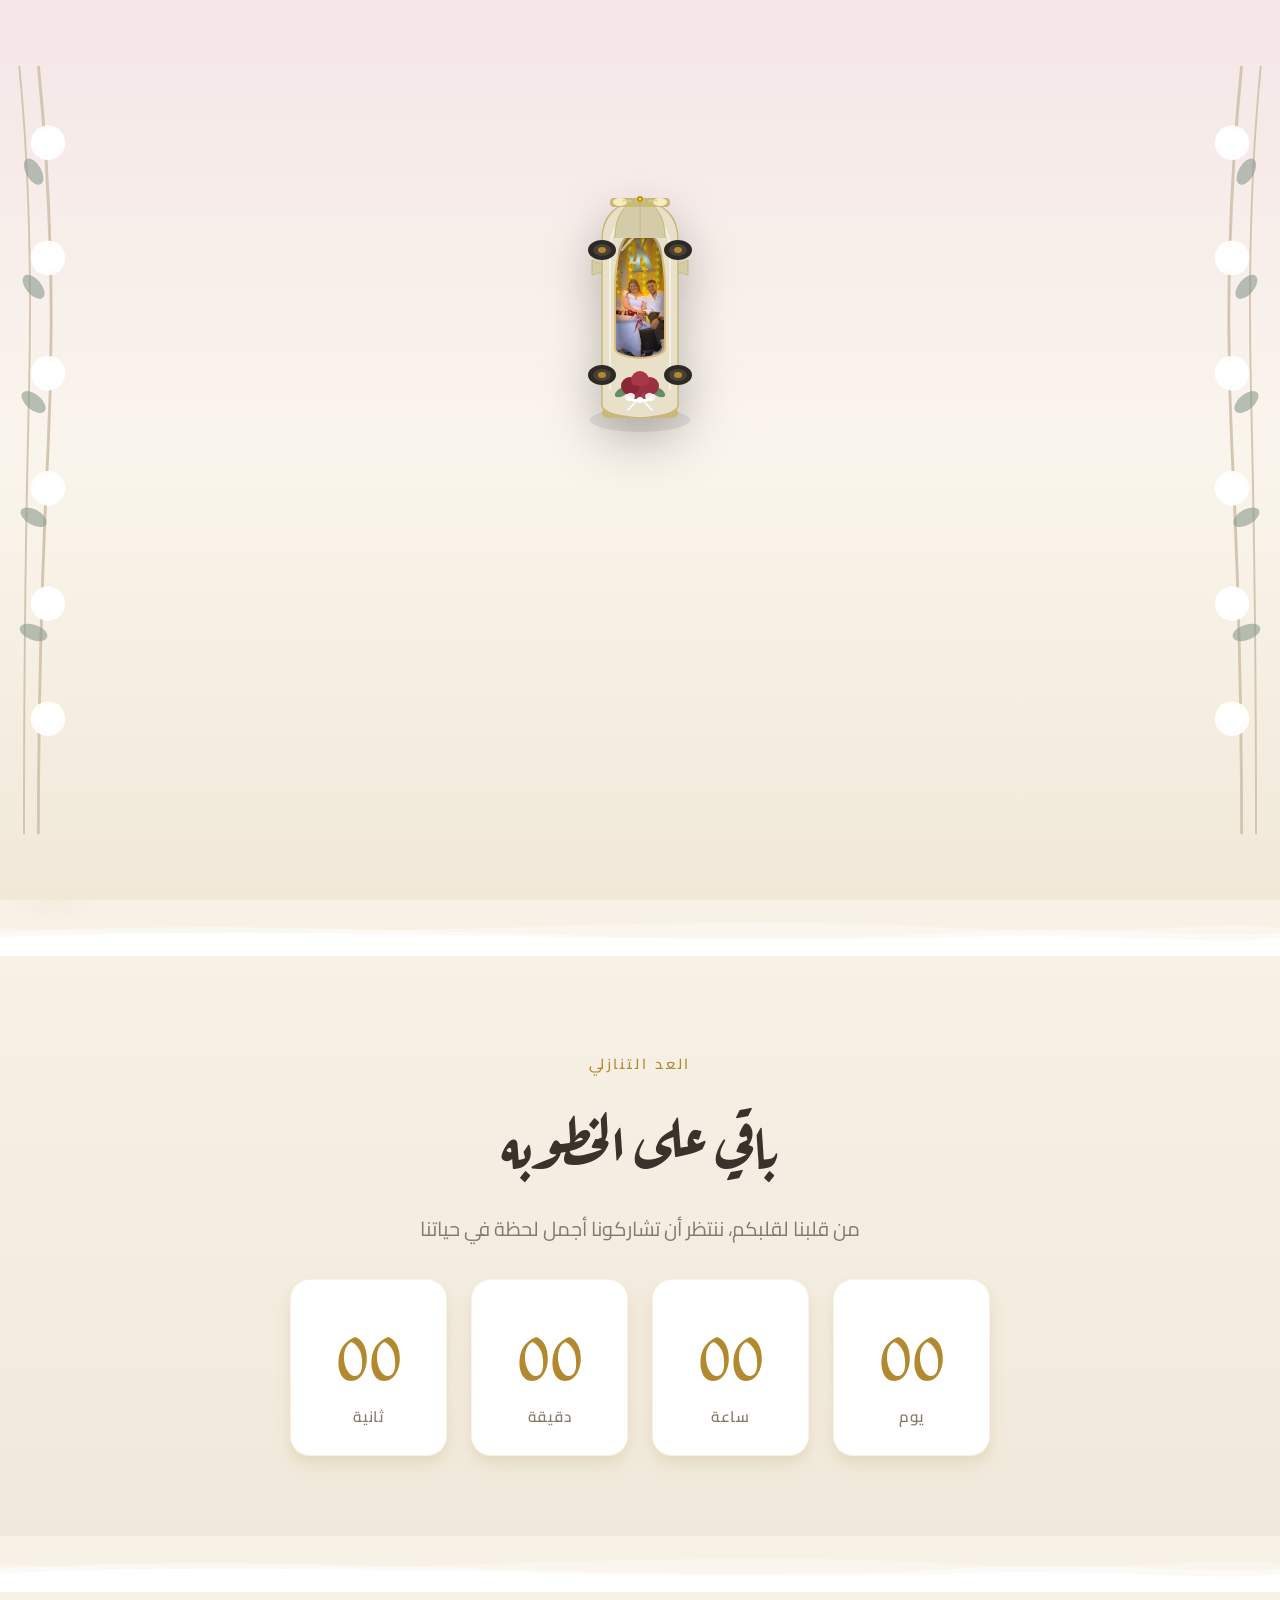
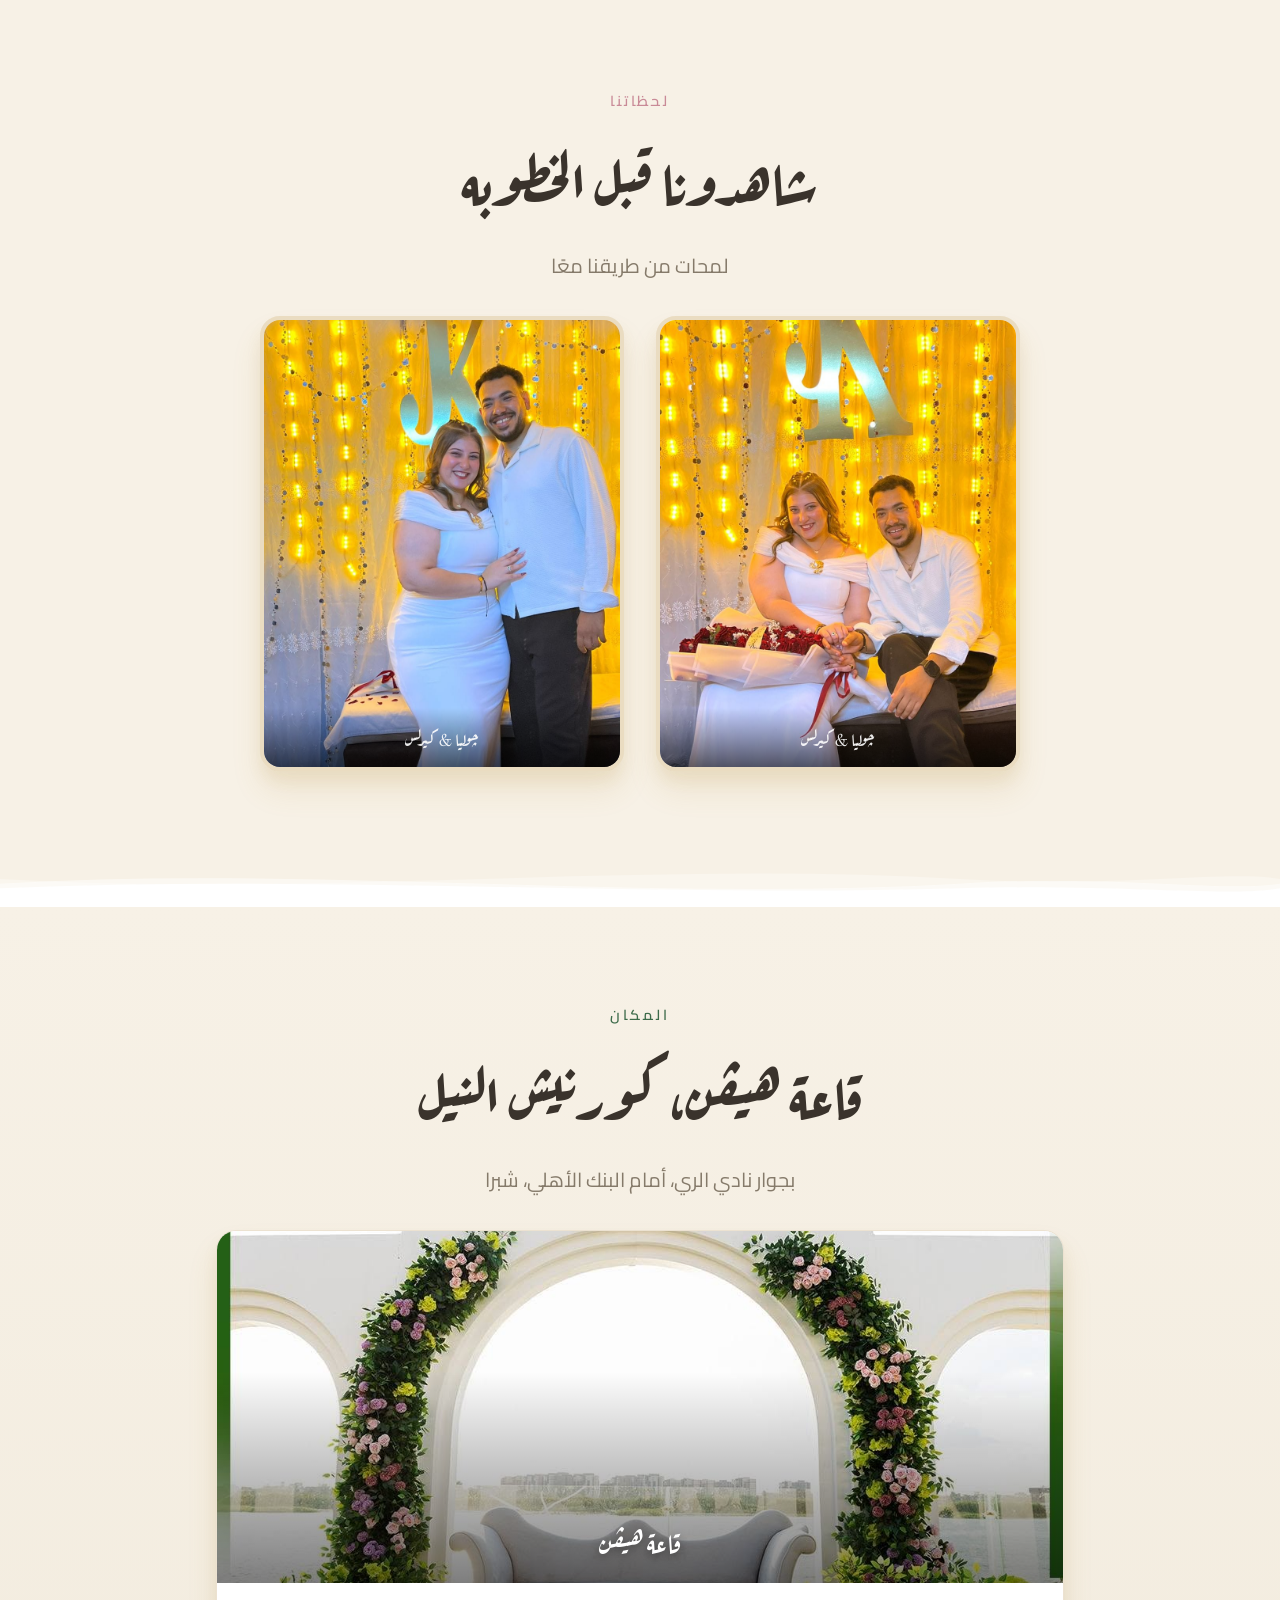
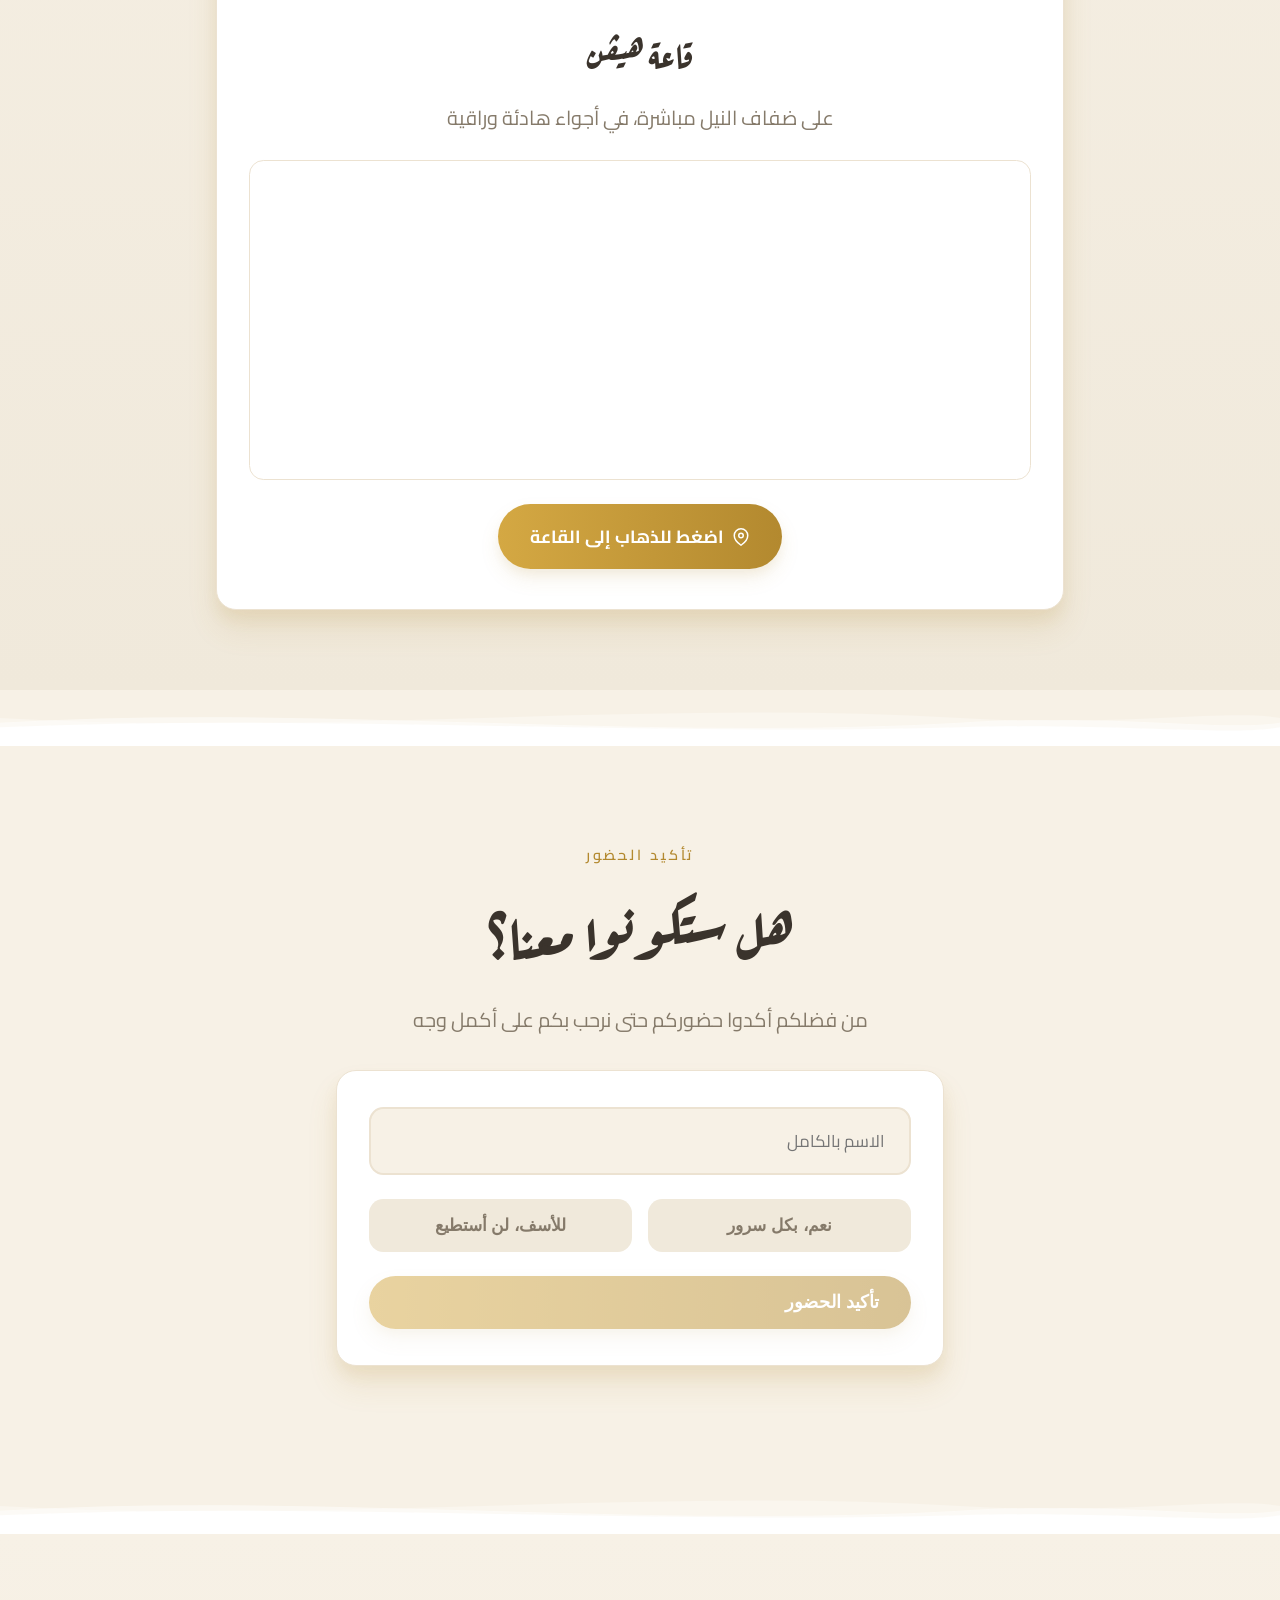
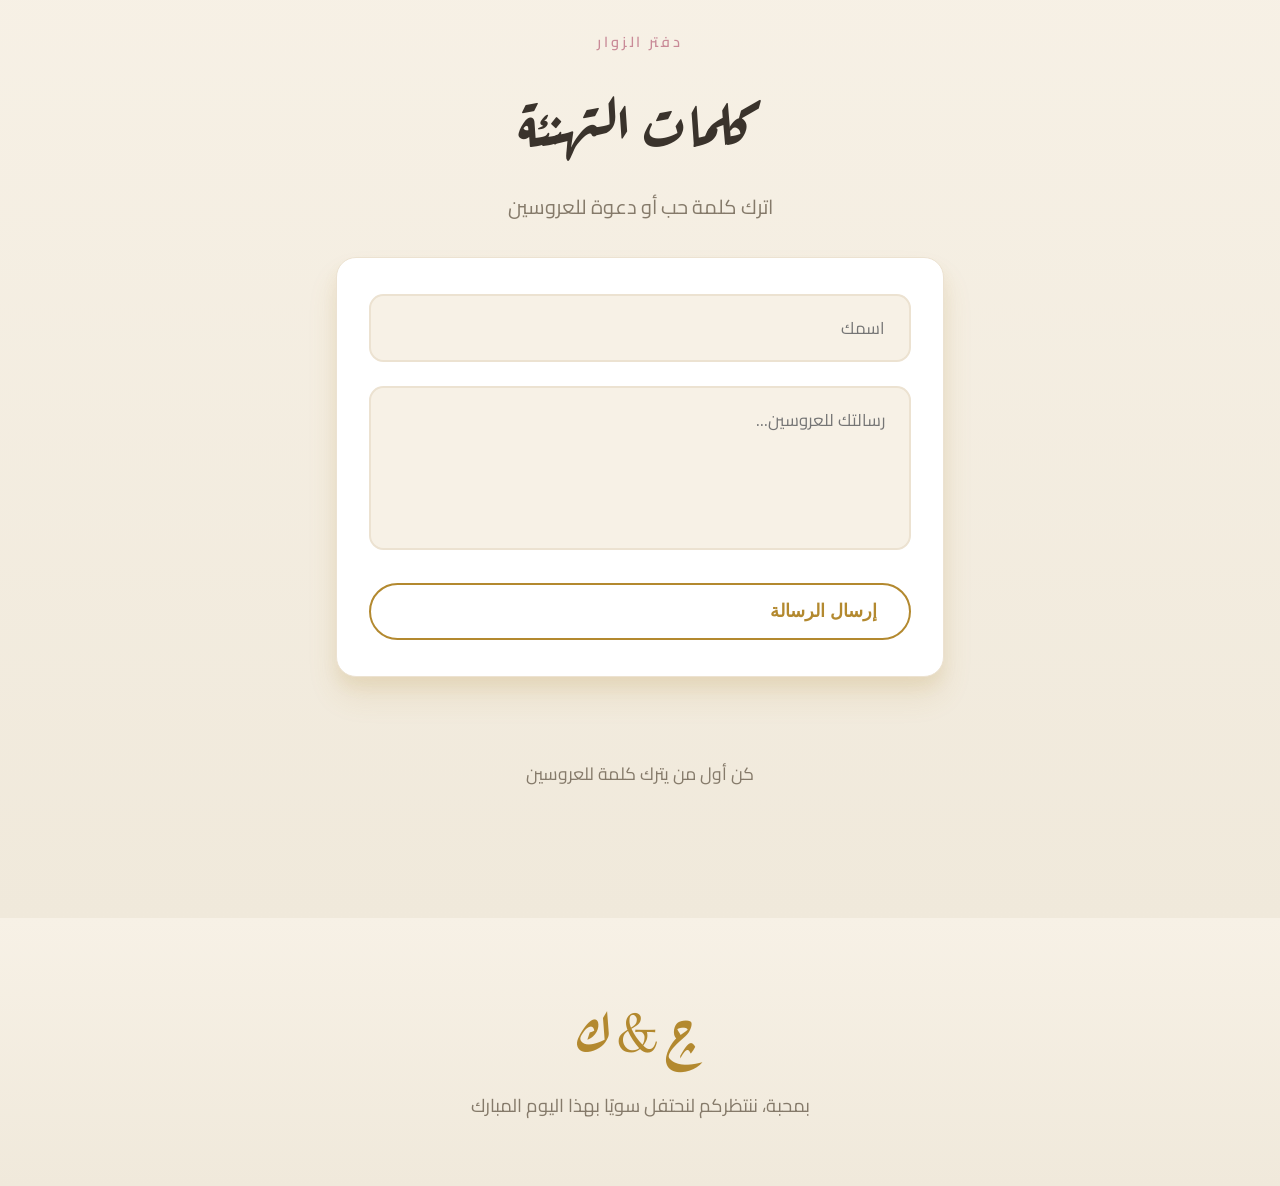
<file: index.html>
<!DOCTYPE html>
<html lang="ar" dir="rtl">
<head>
<meta charset="UTF-8">
<meta name="viewport" content="width=device-width, initial-scale=1.0">
<title>چوليا &amp; كيرلس - دعوة زفاف</title>
<link rel="stylesheet" href="style.css">
</head>
<body>

<!-- ===== Intro animation ===== -->
<div class="intro" id="intro">
  <div id="petals"></div>

  <div class="intro-arch left">
    <svg viewBox="0 0 200 800" preserveAspectRatio="xMinYMid meet">
      <path d="M 160 0 Q 140 200 150 400 T 160 800" fill="none" stroke="#d4c5b0" stroke-width="3"/>
      <path d="M 180 0 Q 165 150 170 350 T 175 800" fill="none" stroke="#d4c5b0" stroke-width="2"/>
      <g fill="#ffffff">
        <circle cx="150" cy="80" r="18" opacity="0.95"/><circle cx="150" cy="80" r="12" opacity="0.9"/>
        <circle cx="150" cy="200" r="18" opacity="0.95"/><circle cx="150" cy="200" r="12" opacity="0.9"/>
        <circle cx="150" cy="320" r="18" opacity="0.95"/><circle cx="150" cy="320" r="12" opacity="0.9"/>
        <circle cx="150" cy="440" r="18" opacity="0.95"/><circle cx="150" cy="440" r="12" opacity="0.9"/>
        <circle cx="150" cy="560" r="18" opacity="0.95"/><circle cx="150" cy="560" r="12" opacity="0.9"/>
        <circle cx="150" cy="680" r="18" opacity="0.95"/><circle cx="150" cy="680" r="12" opacity="0.9"/>
      </g>
      <g fill="#8a9a8e" opacity="0.6">
        <ellipse cx="165" cy="110" rx="8" ry="15" transform="rotate(30 165 110)"/>
        <ellipse cx="165" cy="230" rx="8" ry="15" transform="rotate(40 165 230)"/>
        <ellipse cx="165" cy="350" rx="8" ry="15" transform="rotate(50 165 350)"/>
        <ellipse cx="165" cy="470" rx="8" ry="15" transform="rotate(60 165 470)"/>
        <ellipse cx="165" cy="590" rx="8" ry="15" transform="rotate(70 165 590)"/>
      </g>
    </svg>
  </div>

  <div class="intro-arch right">
    <svg viewBox="0 0 200 800" preserveAspectRatio="xMaxYMid meet">
      <path d="M 40 0 Q 60 200 50 400 T 40 800" fill="none" stroke="#d4c5b0" stroke-width="3"/>
      <path d="M 20 0 Q 35 150 30 350 T 25 800" fill="none" stroke="#d4c5b0" stroke-width="2"/>
      <g fill="#ffffff">
        <circle cx="50" cy="80" r="18" opacity="0.95"/><circle cx="50" cy="80" r="12" opacity="0.9"/>
        <circle cx="50" cy="200" r="18" opacity="0.95"/><circle cx="50" cy="200" r="12" opacity="0.9"/>
        <circle cx="50" cy="320" r="18" opacity="0.95"/><circle cx="50" cy="320" r="12" opacity="0.9"/>
        <circle cx="50" cy="440" r="18" opacity="0.95"/><circle cx="50" cy="440" r="12" opacity="0.9"/>
        <circle cx="50" cy="560" r="18" opacity="0.95"/><circle cx="50" cy="560" r="12" opacity="0.9"/>
        <circle cx="50" cy="680" r="18" opacity="0.95"/><circle cx="50" cy="680" r="12" opacity="0.9"/>
      </g>
      <g fill="#8a9a8e" opacity="0.6">
        <ellipse cx="35" cy="110" rx="8" ry="15" transform="rotate(-30 35 110)"/>
        <ellipse cx="35" cy="230" rx="8" ry="15" transform="rotate(-40 35 230)"/>
        <ellipse cx="35" cy="350" rx="8" ry="15" transform="rotate(-50 35 350)"/>
        <ellipse cx="35" cy="470" rx="8" ry="15" transform="rotate(-60 35 470)"/>
        <ellipse cx="35" cy="590" rx="8" ry="15" transform="rotate(-70 35 590)"/>
      </g>
    </svg>
  </div>

  <div class="intro-car" id="intro-car">
    <svg viewBox="0 0 180 300">
      <defs>
        <clipPath id="car-photo-clip">
          <path d="M65,198 L65,142 Q65,82 90,79 Q115,82 115,142 L115,198 Q115,206 90,208 Q65,206 65,198 Z"/>
        </clipPath>
        <radialGradient id="photo-vignette" cx="50%" cy="50%" r="50%">
          <stop offset="60%" stop-color="transparent"/>
          <stop offset="100%" stop-color="rgba(0,0,0,0.35)"/>
        </radialGradient>
      </defs>
      <ellipse cx="90" cy="270" rx="50" ry="12" fill="rgba(0,0,0,0.08)"/>
      <rect x="52" y="258" width="76" height="10" rx="5" fill="#c8b87a"/>
      <path d="M52,255 L52,90 Q52,55 90,50 Q128,55 128,90 L128,255 Q128,265 90,268 Q52,265 52,255 Z" fill="#e8e0c8" stroke="#c8b87a" stroke-width="1.5"/>
      <path d="M60,240 L60,100 Q60,68 90,64 Q120,68 120,100 L120,240" fill="none" stroke="rgba(255,255,255,0.5)" stroke-width="2"/>
      <path d="M65,198 L65,142 Q65,82 90,79 Q115,82 115,142 L115,198 Q115,206 90,208 Q65,206 65,198 Z" fill="#b3892f" stroke="#d8bd7f" stroke-width="1.5"/>
      <image href="assets/photo1.jpg" x="65" y="79" width="50" height="129" preserveAspectRatio="xMidYMid slice" clip-path="url(#car-photo-clip)"/>
      <path d="M65,198 L65,142 Q65,82 90,79 Q115,82 115,142 L115,198 Q115,206 90,208 Q65,206 65,198 Z" fill="url(#photo-vignette)"/>
      <path d="M65,198 L65,142 Q65,82 90,79 Q115,82 115,142 L115,198 Q115,206 90,208 Q65,206 65,198 Z" fill="none" stroke="#d8bd7f" stroke-width="2"/>
      <path d="M68,140 L68,105 Q68,84 90,82 Q112,84 112,105 L112,140 Z" fill="#2a3a4a" opacity="0.2"/>
      <path d="M72,100 Q84,85 90,84" fill="none" stroke="rgba(255,255,255,0.55)" stroke-width="2.5" stroke-linecap="round"/>
      <path d="M68,195 L68,170 L112,170 L112,195 Q112,205 90,207 Q68,205 68,195 Z" fill="#2a3a4a" opacity="0.15"/>
      <path d="M65,88 Q65,55 90,50 Q115,55 115,88" fill="#d4cca8" stroke="#c8b87a" stroke-width="1"/>
      <line x1="90" y1="52" x2="90" y2="88" stroke="#c0b080" stroke-width="1" opacity="0.6"/>
      <rect x="60" y="48" width="60" height="9" rx="4" fill="#c8b87a"/>
      <ellipse cx="70" cy="52" rx="7" ry="4" fill="#fef3c7" opacity="0.9"/>
      <ellipse cx="110" cy="52" rx="7" ry="4" fill="#fef3c7" opacity="0.9"/>
      <path d="M52,115 L42,110 L42,125 L52,122 Z" fill="#d4cca8" stroke="#c8b87a" stroke-width="1"/>
      <path d="M128,115 L138,110 L138,125 L128,122 Z" fill="#d4cca8" stroke="#c8b87a" stroke-width="1"/>
      <ellipse cx="52" cy="100" rx="14" ry="10" fill="#2d2926"/><ellipse cx="52" cy="100" rx="9" ry="6" fill="#4a4035"/><ellipse cx="52" cy="100" rx="4" ry="3" fill="#b3892f"/>
      <ellipse cx="128" cy="100" rx="14" ry="10" fill="#2d2926"/><ellipse cx="128" cy="100" rx="9" ry="6" fill="#4a4035"/><ellipse cx="128" cy="100" rx="4" ry="3" fill="#b3892f"/>
      <ellipse cx="52" cy="225" rx="14" ry="10" fill="#2d2926"/><ellipse cx="52" cy="225" rx="9" ry="6" fill="#4a4035"/><ellipse cx="52" cy="225" rx="4" ry="3" fill="#b3892f"/>
      <ellipse cx="128" cy="225" rx="14" ry="10" fill="#2d2926"/><ellipse cx="128" cy="225" rx="9" ry="6" fill="#4a4035"/><ellipse cx="128" cy="225" rx="4" ry="3" fill="#b3892f"/>
      <g transform="translate(90, 238)">
        <ellipse cx="-18" cy="4" rx="8" ry="4" fill="#4a7c59" transform="rotate(-30 -18 4)" opacity="0.85"/>
        <ellipse cx="18" cy="4" rx="8" ry="4" fill="#4a7c59" transform="rotate(30 18 4)" opacity="0.85"/>
        <ellipse cx="0" cy="-2" rx="5" ry="9" fill="#3d6b4a" opacity="0.8"/>
        <circle cx="-10" cy="-2" r="9" fill="#8b2635"/><circle cx="10" cy="-2" r="9" fill="#9b3040"/><circle cx="0" cy="-8" r="9" fill="#a83848"/>
        <circle cx="-5" cy="4" r="7" fill="#8b2635" opacity="0.9"/><circle cx="5" cy="4" r="7" fill="#9b3040" opacity="0.9"/>
        <path d="M-14,8 Q-7,14 0,12 Q7,14 14,8" fill="none" stroke="#fff" stroke-width="2.5" stroke-linecap="round"/>
        <ellipse cx="-10" cy="9" rx="5" ry="4" fill="white" opacity="0.9" transform="rotate(-20 -10 9)"/>
        <ellipse cx="10" cy="9" rx="5" ry="4" fill="white" opacity="0.9" transform="rotate(20 10 9)"/>
        <circle cx="0" cy="12" r="3" fill="white"/>
        <path d="M-3,12 Q-8,18 -12,22" fill="none" stroke="white" stroke-width="1.5" stroke-linecap="round"/>
        <path d="M3,12 Q8,18 12,22" fill="none" stroke="white" stroke-width="1.5" stroke-linecap="round"/>
      </g>
      <line x1="72" y1="51" x2="82" y2="51" stroke="#e0d080" stroke-width="1.5" opacity="0.8"/>
      <line x1="86" y1="51" x2="94" y2="51" stroke="#e0d080" stroke-width="1.5" opacity="0.8"/>
      <line x1="98" y1="51" x2="108" y2="51" stroke="#e0d080" stroke-width="1.5" opacity="0.8"/>
      <circle cx="90" cy="49" r="3" fill="#b3892f"/><circle cx="90" cy="49" r="1.5" fill="#ffd700"/>
    </svg>
  </div>
</div>

<!-- ===== Music button ===== -->
<button class="music-btn" id="music-btn" title="تشغيل الموسيقى">
  <div class="eq"><span></span><span></span><span></span></div>
</button>

<!-- ===== Hero ===== -->
<section class="hero">
  <div class="hero-inner">
    <p class="hero-kicker">بمشيئة الرب نُتم فرحنا</p>
    <div class="monogram">
      <svg viewBox="0 0 200 200">
        <circle cx="100" cy="100" r="85" fill="none" stroke="#b3892f" stroke-width="2" opacity="0.3"/>
        <circle cx="100" cy="100" r="75" fill="none" stroke="#b3892f" stroke-width="3"/>
        <text x="100" y="115" text-anchor="middle" class="font-display" style="font-size:3rem; fill:#b3892f;">چ &amp; ك</text>
      </svg>
    </div>
    <h1 class="hero-names">چوليا سامي<span class="amp">&amp;</span>كيرلس چورچ</h1>
    <p class="hero-en">Julia Sami &amp; Kerlos George</p>
    <div class="hero-date">
      <svg width="20" height="20" viewBox="0 0 24 24" fill="none" stroke="currentColor" stroke-width="2"><rect x="3" y="4" width="18" height="18" rx="2"/><line x1="16" y1="2" x2="16" y2="6"/><line x1="8" y1="2" x2="8" y2="6"/><line x1="3" y1="10" x2="21" y2="10"/></svg>
      <span style="font-weight:600;">الأحد، ٨ نوفمبر ٢٠٢٦</span>
     <br> <span style="font-weight:600;">في تمام الساعه 7 مساءً</span>
    </div>
    <div class="scroll-hint">
      <div class="line"></div>
      <div style="font-size:0.9rem;">انزل للأسفل</div>
    </div>
  </div>
</section>

<div class="wave"><svg viewBox="0 0 1200 120" preserveAspectRatio="none">
  <path d="M0,60 C300,100 600,20 900,60 C1050,80 1150,40 1200,60 L1200,120 L0,120 Z" fill="#ffffff" opacity="0.3"/>
  <path d="M0,70 C300,30 600,110 900,70 C1050,50 1150,90 1200,70 L1200,120 L0,120 Z" fill="#ffffff" opacity="0.5"/>
  <path d="M0,80 C300,50 600,100 900,80 C1050,70 1150,100 1200,80 L1200,120 L0,120 Z" fill="#ffffff"/>
</svg></div>

<!-- ===== Countdown ===== -->
<section class="section section-alt reveal">
  <div class="container center">
    <p class="eyebrow eyebrow-primary">العد التنازلي</p>
    <h2 class="title">باقي على الخطوبه</h2>
    <p class="subtitle">من قلبنا لقلبكم، ننتظر أن تشاركونا أجمل لحظة في حياتنا</p>
    <div class="countdown-grid">
      <div class="time-card"><div class="value" id="cd-days">00</div><div class="label">يوم</div></div>
      <div class="time-card"><div class="value" id="cd-hours">00</div><div class="label">ساعة</div></div>
      <div class="time-card"><div class="value" id="cd-minutes">00</div><div class="label">دقيقة</div></div>
      <div class="time-card"><div class="value" id="cd-seconds">00</div><div class="label">ثانية</div></div>
    </div>
  </div>
</section>

<div class="wave"><svg viewBox="0 0 1200 120" preserveAspectRatio="none">
  <path d="M0,60 C300,100 600,20 900,60 C1050,80 1150,40 1200,60 L1200,120 L0,120 Z" fill="#ffffff" opacity="0.3"/>
  <path d="M0,70 C300,30 600,110 900,70 C1050,50 1150,90 1200,70 L1200,120 L0,120 Z" fill="#ffffff" opacity="0.5"/>
  <path d="M0,80 C300,50 600,100 900,80 C1050,70 1150,100 1200,80 L1200,120 L0,120 Z" fill="#ffffff"/>
</svg></div>

<!-- ===== Gallery ===== -->
<section class="section reveal">
  <div class="container center">
    <p class="eyebrow eyebrow-secondary">لحظاتنا</p>
    <h2 class="title">شاهدونا قبل الخطوبه</h2>
    <p class="subtitle">لمحات من طريقنا معًا</p>
    <div class="gallery">
      <div class="gallery-item">
        <img src="assets/photo1.jpg" alt="چوليا وكيرلس - لحظة سعيدة">
        <div class="gallery-caption">چوليا &amp; كيرلس</div>
      </div>
      <div class="gallery-item">
        <img src="assets/photo2.jpg" alt="چوليا وكيرلس معاً">
        <div class="gallery-caption">چوليا &amp; كيرلس</div>
      </div>
    </div>
  </div>
</section>

<div class="wave"><svg viewBox="0 0 1200 120" preserveAspectRatio="none">
  <path d="M0,60 C300,100 600,20 900,60 C1050,80 1150,40 1200,60 L1200,120 L0,120 Z" fill="#ffffff" opacity="0.3"/>
  <path d="M0,70 C300,30 600,110 900,70 C1050,50 1150,90 1200,70 L1200,120 L0,120 Z" fill="#ffffff" opacity="0.5"/>
  <path d="M0,80 C300,50 600,100 900,80 C1050,70 1150,100 1200,80 L1200,120 L0,120 Z" fill="#ffffff"/>
</svg></div>

<!-- ===== Venue ===== -->
<section class="section section-alt reveal">
  <div class="container-md center">
    <p class="eyebrow eyebrow-accent">المكان</p>
    <h2 class="title">قاعة هيڤن، كورنيش النيل</h2>
    <p class="subtitle">بجوار نادي الري، أمام البنك الأهلي، شبرا</p>
    <div class="venue-card">
      <div class="venue-photo">
        <img src="assets/venue.jpg" alt="قاعة هيڤن">
        <div class="venue-photo-label">قاعة هيڤن</div>
      </div>
      <div class="venue-body">
        <h3>قاعة هيڤن</h3>
        <p class="subtitle" style="margin-bottom:1.5rem;">على ضفاف النيل مباشرة، في أجواء هادئة وراقية</p>
        <div class="venue-map">
          <iframe src="https://www.google.com/maps?q=%D9%82%D8%A7%D8%B9%D8%A9%20%D9%87%D9%8A%D9%81%D9%86%20%D9%83%D9%88%D8%B1%D9%86%D9%8A%D8%B4%20%D8%A7%D9%84%D9%86%D9%8A%D9%84%20%D8%B4%D8%A8%D8%B1%D8%A7&output=embed" loading="lazy" title="موقع قاعة هيڤن"></iframe>
        </div>
        <a class="btn btn-primary" href="https://www.google.com/maps/search/?api=1&query=قاعة+هيفن+كورنيش+النيل+شبرا" target="_blank" rel="noopener noreferrer">
          <svg width="18" height="18" viewBox="0 0 24 24" fill="none" stroke="currentColor" stroke-width="2"><path d="M21 10c0 7-9 13-9 13s-9-6-9-13a9 9 0 0 1 18 0z"/><circle cx="12" cy="10" r="3"/></svg>
          اضغط للذهاب إلى القاعة
        </a>
      </div>
    </div>
  </div>
</section>

<div class="wave"><svg viewBox="0 0 1200 120" preserveAspectRatio="none">
  <path d="M0,60 C300,100 600,20 900,60 C1050,80 1150,40 1200,60 L1200,120 L0,120 Z" fill="#ffffff" opacity="0.3"/>
  <path d="M0,70 C300,30 600,110 900,70 C1050,50 1150,90 1200,70 L1200,120 L0,120 Z" fill="#ffffff" opacity="0.5"/>
  <path d="M0,80 C300,50 600,100 900,80 C1050,70 1150,100 1200,80 L1200,120 L0,120 Z" fill="#ffffff"/>
</svg></div>

<!-- ===== RSVP ===== -->
<section class="section reveal">
  <div class="container-sm center">
    <p class="eyebrow eyebrow-primary">تأكيد الحضور</p>
    <h2 class="title">هل ستكونوا معنا؟</h2>
    <p class="subtitle">من فضلكم أكدوا حضوركم حتى نرحب بكم على أكمل وجه</p>

    <form class="form-card" id="rsvp-form">
      <div class="field">
        <input type="text" id="rsvp-name" placeholder="الاسم بالكامل" required>
      </div>
      <div class="rsvp-choice">
        <button type="button" id="rsvp-yes">نعم، بكل سرور</button>
        <button type="button" id="rsvp-no">للأسف، لن أستطيع</button>
      </div>
      <div class="field" id="rsvp-guests-field" style="display:none;">
        <label for="rsvp-guests">عدد المرافقين (غيرك)</label>
        <input type="number" id="rsvp-guests" min="0" max="10" value="0">
      </div>
      <button type="submit" class="btn btn-primary" id="rsvp-submit" style="width:100%;" disabled>تأكيد الحضور</button>
    </form>

    <div class="thanks-card" id="rsvp-thanks" style="display:none;">
      <div class="check">✓</div>
      <h3>شكرًا لتأكيد حضوركم!</h3>
      <p class="subtitle" style="margin-bottom:0;">نتطلع لرؤيتكم في يومنا السعيد</p>
    </div>
  </div>
</section>

<div class="wave"><svg viewBox="0 0 1200 120" preserveAspectRatio="none">
  <path d="M0,60 C300,100 600,20 900,60 C1050,80 1150,40 1200,60 L1200,120 L0,120 Z" fill="#ffffff" opacity="0.3"/>
  <path d="M0,70 C300,30 600,110 900,70 C1050,50 1150,90 1200,70 L1200,120 L0,120 Z" fill="#ffffff" opacity="0.5"/>
  <path d="M0,80 C300,50 600,100 900,80 C1050,70 1150,100 1200,80 L1200,120 L0,120 Z" fill="#ffffff"/>
</svg></div>

<!-- ===== Guestbook ===== -->
<section class="section section-alt reveal">
  <div class="container-sm center">
    <p class="eyebrow eyebrow-secondary">دفتر الزوار</p>
    <h2 class="title">كلمات التهنئة</h2>
    <p class="subtitle">اترك كلمة حب أو دعوة للعروسين</p>

    <form class="form-card" id="guestbook-form">
      <div class="field">
        <input type="text" id="guestbook-name" placeholder="اسمك" required>
      </div>
      <div class="field">
        <textarea id="guestbook-message" rows="4" placeholder="رسالتك للعروسين..." required></textarea>
      </div>
      <button type="submit" class="btn btn-outline" style="width:100%;">إرسال الرسالة</button>
    </form>

    <div class="guest-entries" id="guestbook-list"></div>
  </div>
</section>

<!-- ===== Footer ===== -->
<footer>
  <div class="mono">چ &amp; ك</div>
  <p>بمحبة، ننتظركم لنحتفل سويًا بهذا اليوم المبارك</p>
</footer>

<script src="script.js"></script>
</body>
</html>
</file>
<file: style.css>
@import url('https://fonts.googleapis.com/css2?family=Aref+Ruqaa:wght@400;700&family=Cormorant+Garamond:ital,wght@0,400;0,600;1,500&family=Cairo:wght@300;400;600;700&display=swap');

:root {
  --background: #f7f1e6;
  --foreground: #3a332c;
  --border: #ece2d1;
  --card: #ffffff;
  --primary: #b3892f;
  --primary-light: #d4a843;
  --primary-foreground: #ffffff;
  --secondary: #c98a97;
  --secondary-foreground: #ffffff;
  --muted: #f0e9db;
  --muted-foreground: #857a6a;
  --accent: #3d6b4a;
  --accent-foreground: #ffffff;
  --font-sans: 'Cairo', sans-serif;
  --font-serif: 'Cormorant Garamond', serif;
  --font-display: 'Aref Ruqaa', serif;
  --radius: 1rem;
  --shadow-lg: 0px 10px 20px 0px rgba(179, 137, 47, 0.1), 0px 6px 10px -1px rgba(179, 137, 47, 0.08);
  --shadow-xl: 0px 20px 30px 0px rgba(179, 137, 47, 0.12), 0px 10px 15px -1px rgba(179, 137, 47, 0.1);
}

* { box-sizing: border-box; }

html { scroll-behavior: smooth; }

body {
  margin: 0;
  font-family: var(--font-sans);
  background: var(--background);
  color: var(--foreground);
  direction: rtl;
}

img { max-width: 100%; display: block; }

.font-display { font-family: var(--font-display); }
.font-serif { font-family: var(--font-serif); font-style: italic; }

.container { max-width: 1100px; margin: 0 auto; padding: 0 1rem; }
.container-sm { max-width: 640px; margin: 0 auto; padding: 0 1rem; }
.container-md { max-width: 880px; margin: 0 auto; padding: 0 1rem; }

.section { padding: 5rem 1rem; }
.section-alt { background: linear-gradient(to bottom, var(--background), var(--muted)); }

.center { text-align: center; }

.eyebrow {
  font-size: 0.9rem;
  letter-spacing: 0.2em;
  font-weight: 600;
  margin-bottom: 1rem;
}
.eyebrow-primary { color: var(--primary); }
.eyebrow-secondary { color: var(--secondary); }
.eyebrow-accent { color: var(--accent); }

h2.title {
  font-family: var(--font-display);
  font-size: clamp(2rem, 5vw, 3.75rem);
  margin: 0 0 1.5rem;
  color: var(--foreground);
}

p.subtitle {
  color: var(--muted-foreground);
  font-size: clamp(1.05rem, 2vw, 1.25rem);
  margin-bottom: 2rem;
  line-height: 1.8;
}

/* ---------- Hero ---------- */
.hero {
  min-height: 100vh;
  display: flex;
  flex-direction: column;
  align-items: center;
  justify-content: center;
  padding: 5rem 1rem;
  position: relative;
  overflow: hidden;
  text-align: center;
  background: linear-gradient(to bottom, var(--background), rgba(240,233,219,0.3), var(--background));
  opacity: 0;
  animation: fadeIn 1s ease forwards;
}

.hero-inner { position: relative; z-index: 2; max-width: 900px; margin: 0 auto; }

.hero-kicker {
  color: var(--secondary);
  font-size: 0.95rem;
  letter-spacing: 0.3em;
  font-weight: 600;
  margin-bottom: 2rem;
  opacity: 0;
  animation: fadeUp 0.8s ease 0.2s forwards;
}

.monogram { margin-bottom: 2rem; opacity: 0; animation: popIn 0.8s ease 0.4s forwards; }
.monogram svg { width: 140px; height: 140px; }

.hero-names {
  font-family: var(--font-display);
  font-size: clamp(2.5rem, 8vw, 6rem);
  line-height: 1.15;
  margin: 0 0 1.5rem;
  opacity: 0;
  animation: fadeUp 0.8s ease 0.6s forwards;
}
.hero-names .amp { font-family: var(--font-serif); font-style: italic; color: var(--primary); margin: 0 1rem; }

.hero-en {
  font-family: var(--font-serif);
  font-style: italic;
  font-size: clamp(1.1rem, 2vw, 1.5rem);
  color: var(--muted-foreground);
  margin-bottom: 2rem;
  opacity: 0;
  animation: fadeIn 0.8s ease 0.8s forwards;
}

.hero-date {
  display: flex;
  align-items: center;
  justify-content: center;
  gap: 0.75rem;
  font-size: clamp(1.1rem, 2vw, 1.3rem);
  margin-bottom: 3rem;
  opacity: 0;
  animation: fadeIn 0.8s ease 1s forwards;
}
.hero-date svg { color: var(--primary); }

.scroll-hint {
  display: flex;
  flex-direction: column;
  align-items: center;
  gap: 0.5rem;
  color: var(--muted-foreground);
  opacity: 0;
  animation: fadeIn 0.8s ease 1.2s forwards, pulseSoft 2s ease infinite 1.2s;
}
.scroll-hint .line { width: 1px; height: 3rem; background: linear-gradient(to bottom, transparent, var(--primary), transparent); }

/* ---------- Wave divider ---------- */
.wave { width: 100%; overflow: hidden; line-height: 0; }
.wave svg { width: 100%; height: 3.5rem; display: block; }

/* ---------- Countdown ---------- */
.countdown-grid {
  display: grid;
  grid-template-columns: repeat(2, 1fr);
  gap: 1.25rem;
  max-width: 700px;
  margin: 0 auto;
}
@media (min-width: 768px) { .countdown-grid { grid-template-columns: repeat(4, 1fr); gap: 1.5rem; } }

.time-card {
  background: var(--card);
  border-radius: 1.25rem;
  padding: 1.5rem 1rem;
  text-align: center;
  box-shadow: var(--shadow-lg);
  border: 1px solid rgba(179,137,47,0.1);
}
.time-card .value {
  font-family: var(--font-display);
  font-weight: 700;
  font-size: clamp(2rem, 5vw, 3.75rem);
  color: var(--primary);
  margin-bottom: 0.25rem;
}
.time-card .label {
  font-size: 0.95rem;
  color: var(--muted-foreground);
  font-weight: 600;
  letter-spacing: 0.05em;
}

/* ---------- Gallery ---------- */
.gallery {
  display: grid;
  grid-template-columns: 1fr;
  gap: 1.5rem;
  max-width: 760px;
  margin: 0 auto;
}
@media (min-width: 768px) { .gallery { grid-template-columns: 1fr 1fr; gap: 2rem; } }

.gallery-item {
  position: relative;
  border-radius: 1.25rem;
  overflow: hidden;
  box-shadow: var(--shadow-xl);
  border: 4px solid rgba(179,137,47,0.2);
  aspect-ratio: 4/5;
}
.gallery-item img { width: 100%; height: 100%; object-fit: cover; transition: transform 0.7s ease; }
.gallery-item:hover img { transform: scale(1.05); }
.gallery-caption {
  position: absolute; bottom: 0; right: 0; left: 0;
  padding: 1rem 1.5rem;
  background: linear-gradient(to top, rgba(0,0,0,0.6), transparent);
  color: rgba(255,255,255,0.9);
  font-family: var(--font-display);
  font-size: 1.1rem;
  text-align: center;
}

/* ---------- Venue ---------- */
.venue-card {
  max-width: 880px;
  margin: 0 auto;
  background: var(--card);
  border-radius: 1.25rem;
  overflow: hidden;
  box-shadow: var(--shadow-xl);
  border: 1px solid var(--border);
}
.venue-photo { position: relative; height: 22rem; overflow: hidden; }
.venue-photo img { width: 100%; height: 100%; object-fit: cover; }
.venue-photo::after {
  content: '';
  position: absolute; inset: 0;
  background: linear-gradient(to top, rgba(0,0,0,0.5), transparent 60%);
}
.venue-photo-label {
  position: absolute; bottom: 1.25rem; left: 50%; transform: translateX(-50%);
  color: white; font-family: var(--font-display); font-size: 1.75rem;
  text-shadow: 0 2px 8px rgba(0,0,0,0.4); white-space: nowrap; z-index: 2;
}
.venue-body { padding: 2.5rem 2rem; text-align: center; }
.venue-body h3 { font-family: var(--font-display); font-size: clamp(1.75rem, 4vw, 2.25rem); margin: 0 0 1rem; }
.venue-map { border-radius: 0.9rem; overflow: hidden; margin-bottom: 1.5rem; height: 20rem; border: 1px solid var(--border); }
.venue-map iframe { width: 100%; height: 100%; border: 0; }

.btn {
  display: inline-flex; align-items: center; gap: 0.5rem;
  padding: 1rem 2rem;
  border-radius: 999px;
  font-weight: 700;
  font-size: 1.1rem;
  border: none;
  cursor: pointer;
  text-decoration: none;
  transition: transform 0.2s ease, box-shadow 0.2s ease;
}
.btn:hover { transform: scale(1.05); }
.btn-primary { background: linear-gradient(to left, var(--primary), var(--primary-light)); color: var(--primary-foreground); box-shadow: var(--shadow-lg); }
.btn-outline { background: transparent; color: var(--primary); border: 2px solid var(--primary); }
.btn-outline:hover { background: var(--primary); color: white; }
.btn:disabled { opacity: 0.5; cursor: not-allowed; transform: none; }

/* ---------- Forms ---------- */
.form-card {
  max-width: 640px;
  margin: 0 auto 2rem;
  background: var(--card);
  border-radius: 1.25rem;
  padding: 2.25rem 2rem;
  box-shadow: var(--shadow-xl);
  border: 1px solid var(--border);
}
.field { margin-bottom: 1.5rem; }
.field label { display: block; text-align: right; margin-bottom: 0.5rem; color: var(--muted-foreground); font-size: 0.95rem; }
.field input, .field textarea {
  width: 100%;
  padding: 1rem 1.5rem;
  border-radius: 0.9rem;
  border: 2px solid var(--border);
  background: var(--background);
  color: var(--foreground);
  font-size: 1.05rem;
  font-family: inherit;
  transition: border-color 0.2s ease;
}
.field input:focus, .field textarea:focus { outline: none; border-color: var(--primary); }
.field textarea { resize: none; }

.rsvp-choice { display: flex; gap: 1rem; margin-bottom: 1.5rem; }
.rsvp-choice button {
  flex: 1; padding: 1rem; border-radius: 0.9rem; font-weight: 700; font-size: 1.05rem;
  border: none; cursor: pointer; background: var(--muted); color: var(--muted-foreground);
  transition: all 0.2s ease;
}
.rsvp-choice button.active-yes { background: var(--primary); color: white; box-shadow: var(--shadow-lg); transform: scale(1.03); }
.rsvp-choice button.active-no { background: var(--secondary); color: white; box-shadow: var(--shadow-lg); transform: scale(1.03); }

.thanks-card {
  max-width: 640px; margin: 0 auto;
  background: rgba(179,137,47,0.1);
  border: 2px solid rgba(179,137,47,0.3);
  border-radius: 1.25rem;
  padding: 2.5rem 2rem;
  text-align: center;
}
.thanks-card .check { font-size: 3.5rem; margin-bottom: 1rem; }
.thanks-card h3 { font-family: var(--font-display); font-size: 1.9rem; color: var(--primary); margin: 0 0 1rem; }

.guest-entries { display: flex; flex-direction: column; gap: 1rem; max-width: 640px; margin: 0 auto; }
.guest-entry {
  background: var(--card); border-radius: 1rem; padding: 1.25rem 1.5rem;
  box-shadow: 0 2px 10px rgba(0,0,0,0.06); border: 1px solid var(--border);
  text-align: right;
}
.guest-entry .name { font-family: var(--font-display); font-size: 1.2rem; color: var(--primary); margin-bottom: 0.4rem; }
.guest-empty { text-align: center; padding: 3rem 0; color: var(--muted-foreground); font-size: 1.1rem; }

/* ---------- Footer ---------- */
footer {
  padding: 4rem 1rem;
  background: linear-gradient(to top, var(--muted), var(--background));
  text-align: center;
}
footer .mono { font-family: var(--font-display); font-size: clamp(2.5rem, 6vw, 3.5rem); color: var(--primary); margin-bottom: 1.25rem; }
footer p { color: var(--muted-foreground); font-size: 1.15rem; line-height: 1.8; max-width: 500px; margin: 0 auto; }

/* ---------- Music button ---------- */
.music-btn {
  position: fixed; bottom: 1.5rem; left: 1.5rem; z-index: 40;
  width: 3.75rem; height: 3.75rem; border-radius: 50%;
  background: linear-gradient(to bottom right, var(--primary), var(--primary-light));
  box-shadow: var(--shadow-xl);
  display: flex; align-items: center; justify-content: center;
  border: none; cursor: pointer;
  transform: scale(0);
  animation: popIn 0.5s ease 1s forwards;
}
.music-btn:hover { transform: scale(1.1); }
.eq { display: flex; gap: 3px; align-items: flex-end; height: 1.5rem; }
.eq span { width: 3px; background: white; border-radius: 999px; height: 0.75rem; }
.music-btn.playing .eq span { animation: equalizer 0.6s ease-in-out infinite; }
.music-btn.playing .eq span:nth-child(1) { animation-delay: 0s; }
.music-btn.playing .eq span:nth-child(2) { animation-delay: 0.2s; height: 1rem; }
.music-btn.playing .eq span:nth-child(3) { animation-delay: 0.4s; height: 0.5rem; }

/* ---------- Intro animation ---------- */
.intro {
  position: fixed; inset: 0; z-index: 999; overflow: hidden;
  background: linear-gradient(180deg, #f5e6e8 0%, #faf5ec 50%, #f1e8d8 100%);
  display: flex; align-items: center; justify-content: center;
  transition: opacity 0.8s ease, transform 0.8s ease;
}
.intro.hide { opacity: 0; transform: translateY(-100px); pointer-events: none; }

.petal {
  position: absolute; top: -20px;
  width: 8px; height: 8px; background: rgba(255,255,255,0.6); border-radius: 999px;
  animation: petalFall linear infinite;
}

.intro-arch { position: absolute; top: 0; height: 100%; width: 8rem; }
.intro-arch.left { right: 0; }
.intro-arch.right { left: 0; }
.intro-arch svg { width: 100%; height: 100%; }
@media (min-width: 768px) { .intro-arch { width: 12rem; } }

.intro-car {
  position: absolute; top: 50%; left: 50%;
  width: 180px; height: 300px;
  transform: translate(-50%, -320px);
  transition: transform 1.5s cubic-bezier(0.25,0.1,0.25,1);
}
.intro-car svg { width: 100%; height: 100%; filter: drop-shadow(0 20px 25px rgba(0,0,0,0.25)); }
.intro-car.arrived { transform: translate(-50%, calc(-50vh + 150px - 320px + 320px)); }

/* ---------- Animations ---------- */
@keyframes fadeIn { from { opacity: 0; } to { opacity: 1; } }
@keyframes fadeUp { from { opacity: 0; transform: translateY(20px); } to { opacity: 1; transform: translateY(0); } }
@keyframes popIn { from { opacity: 0; transform: scale(0); } to { opacity: 1; transform: scale(1); } }
@keyframes pulseSoft { 0%, 100% { opacity: 0.6; } 50% { opacity: 1; } }
@keyframes equalizer { 0%, 100% { height: 20%; } 50% { height: 80%; } }
@keyframes petalFall {
  0% { transform: translateY(-20px) translateX(0) rotate(0deg); opacity: 0; }
  10% { opacity: 1; }
  90% { opacity: 1; }
  100% { transform: translateY(100vh) translateX(30px) rotate(180deg); opacity: 0; }
}

.reveal { opacity: 0; transform: translateY(30px); transition: opacity 0.8s ease, transform 0.8s ease; }
.reveal.in-view { opacity: 1; transform: translateY(0); }
</file>
